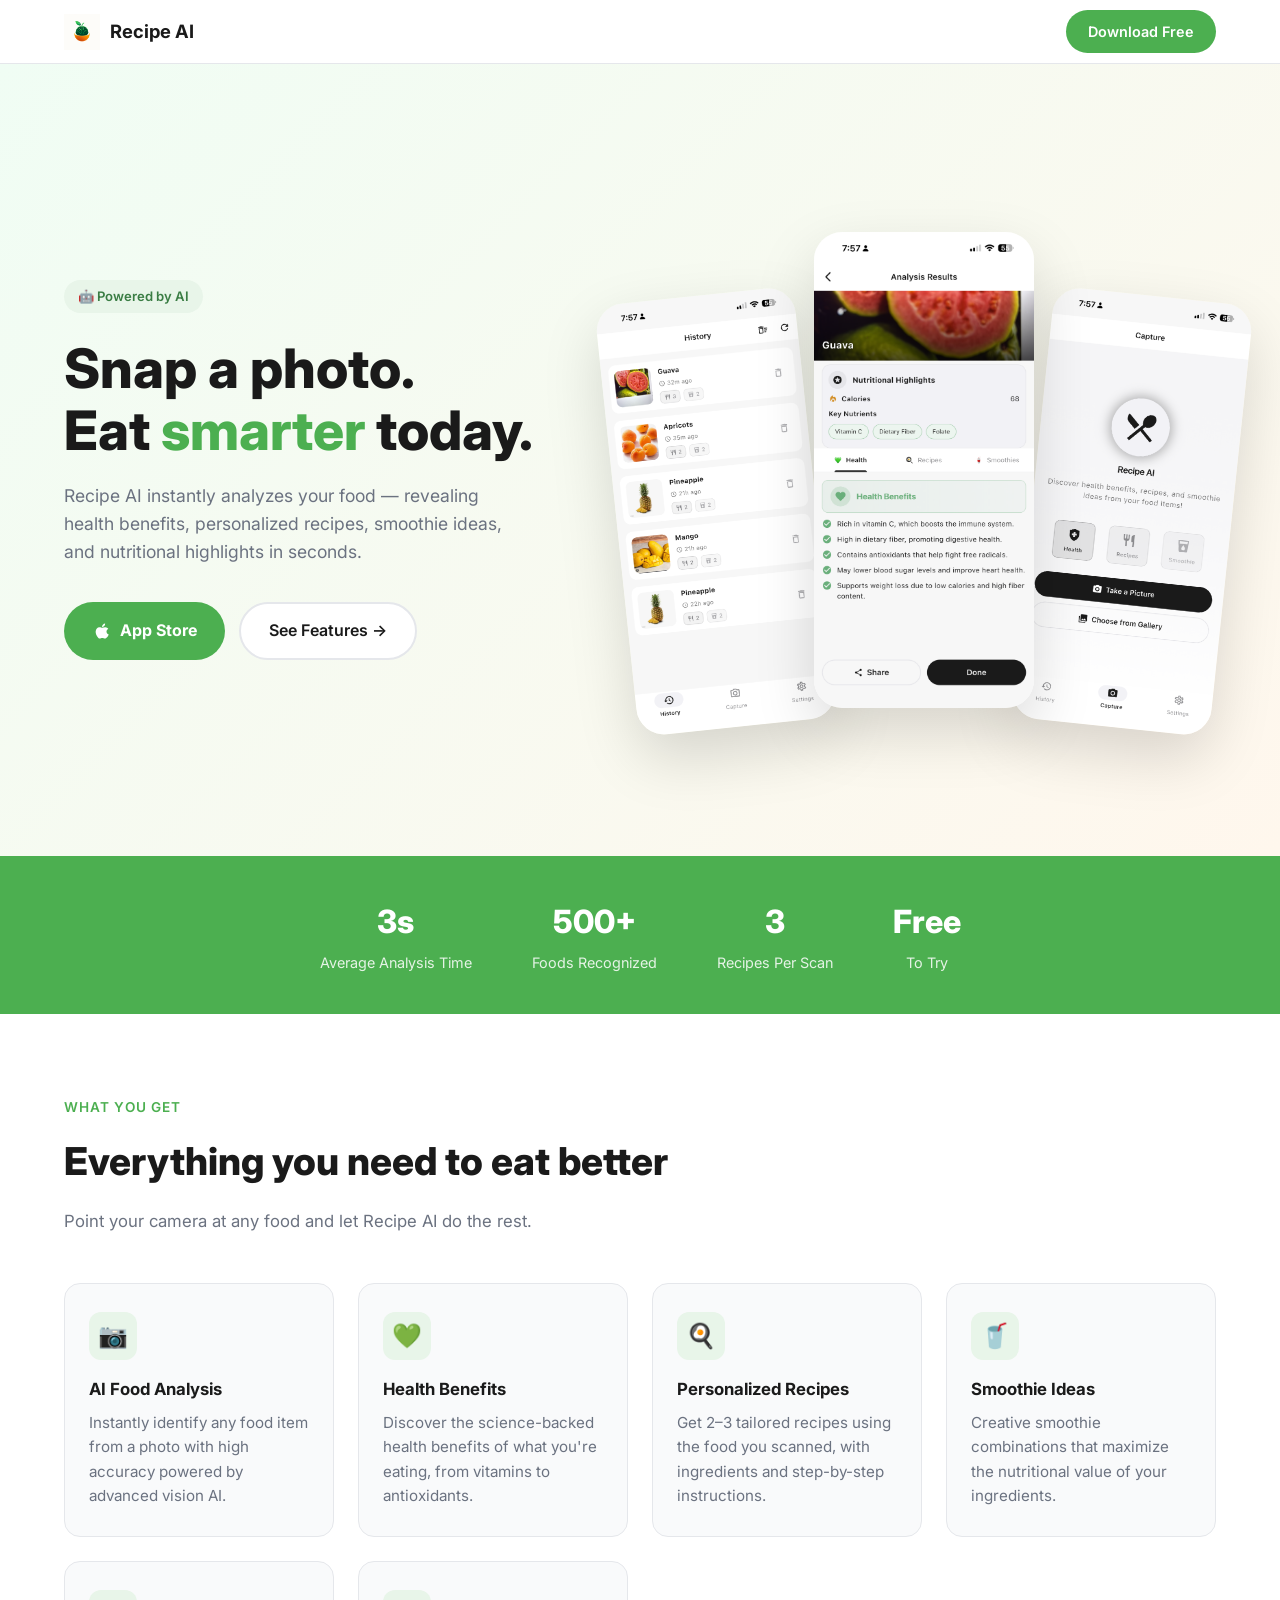
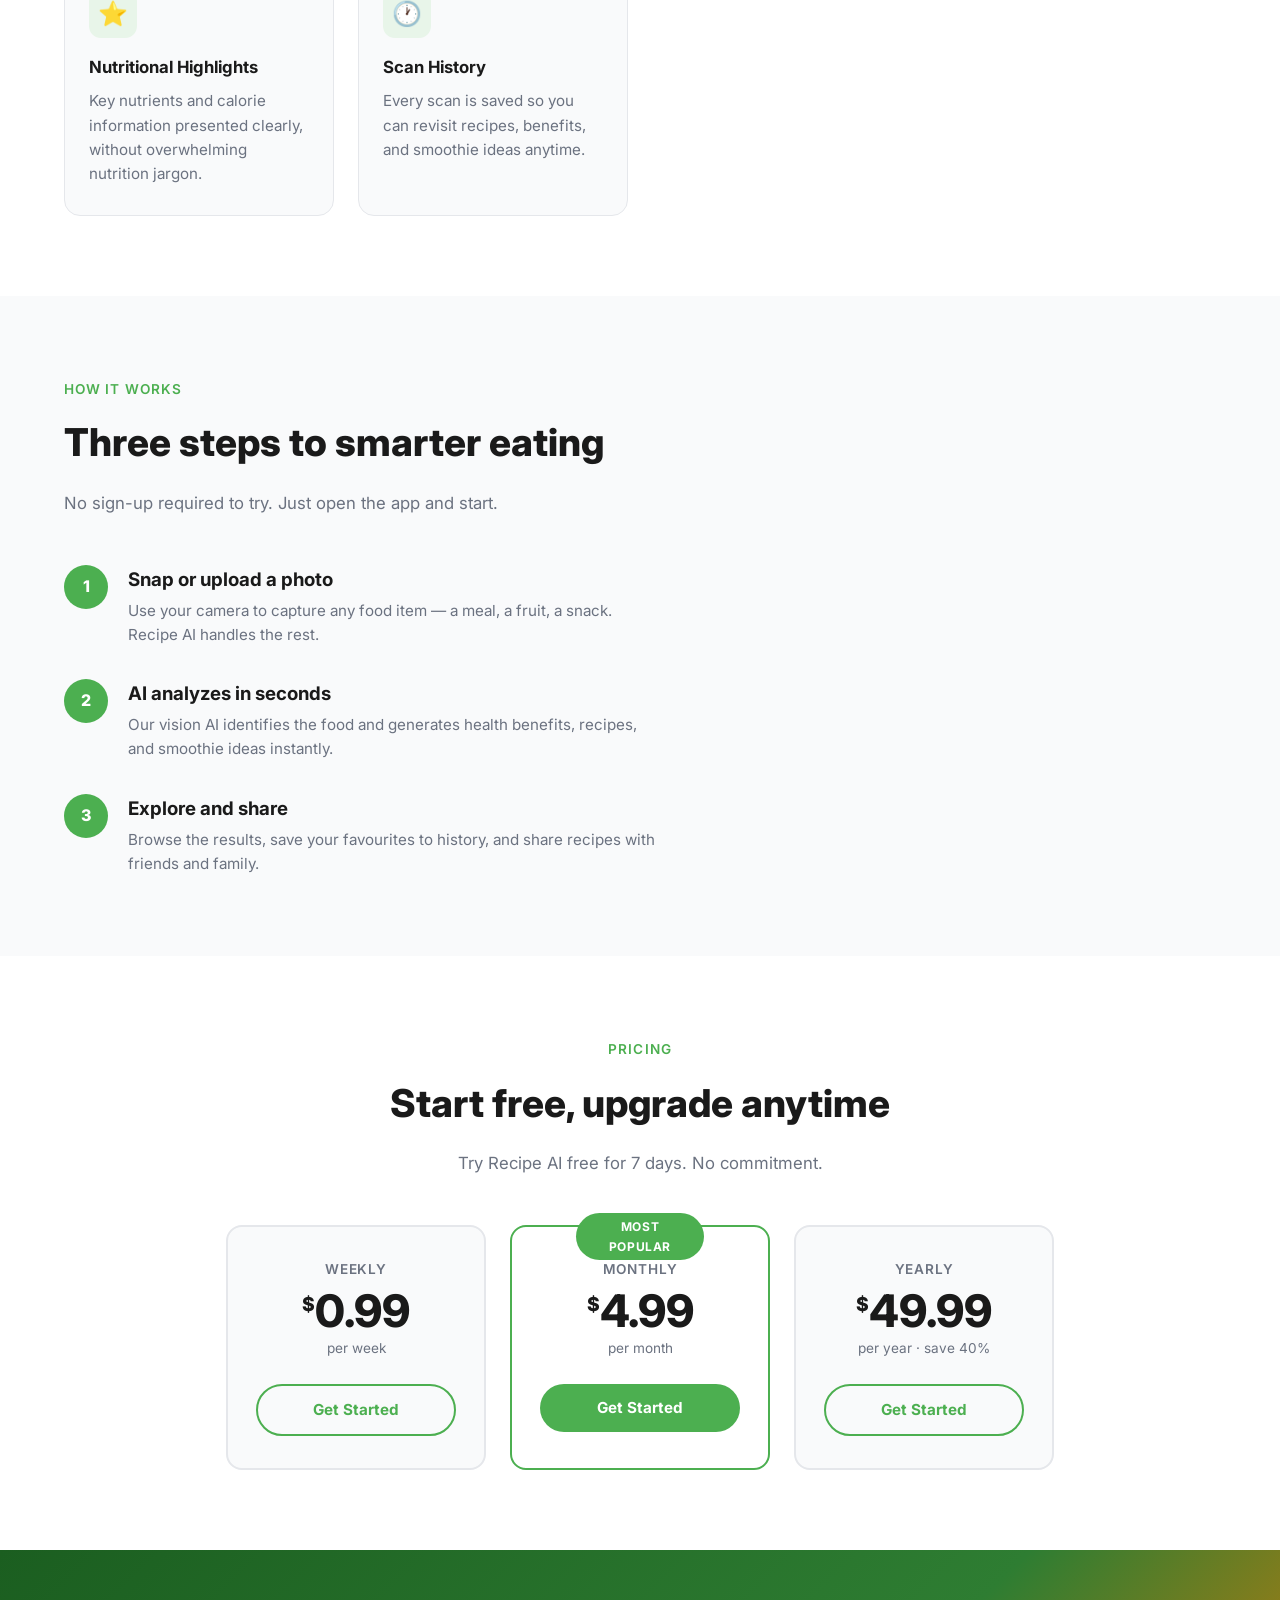
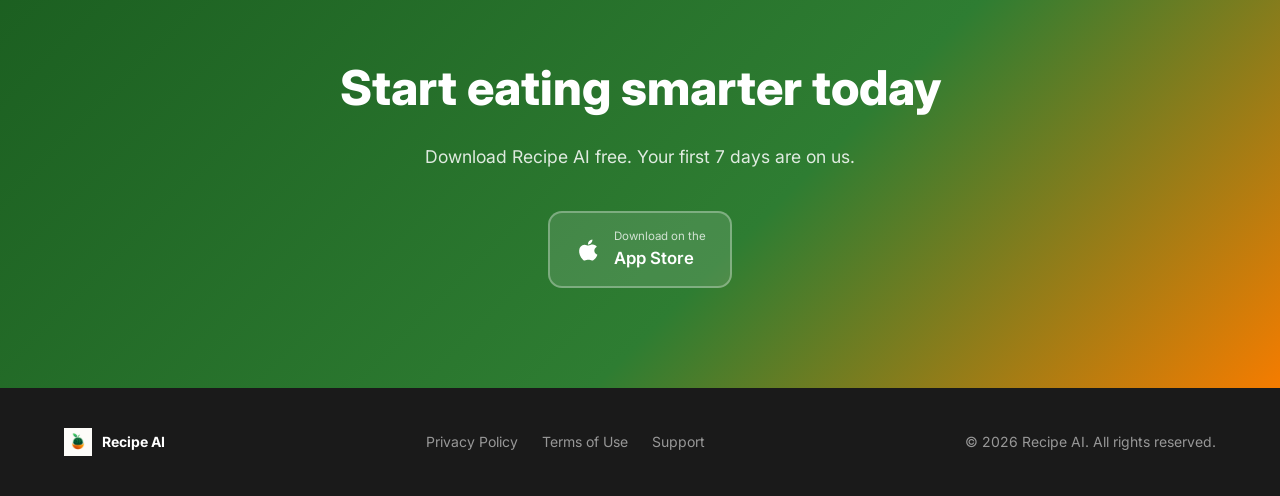
<file: index.html>
<!DOCTYPE html>
<html lang="en">
<head>
  <meta charset="UTF-8" />
  <meta name="viewport" content="width=device-width, initial-scale=1.0" />
  <title>Recipe AI – Snap, Analyze, Eat Better</title>
  <meta name="description" content="Recipe AI uses artificial intelligence to analyze your food, reveal health benefits, suggest recipes, and create personalized smoothie ideas — instantly." />

  <!-- Fonts -->
  <link rel="preconnect" href="https://fonts.googleapis.com" />
  <link rel="preconnect" href="https://fonts.gstatic.com" crossorigin />
  <link href="https://fonts.googleapis.com/css2?family=Inter:wght@400;500;600;700;800&display=swap" rel="stylesheet" />
  <link rel="stylesheet" href="styles.css" />
</head>
<body>

  <!-- NAV -->
  <nav>
    <div class="nav-logo">
      <img src="assets/logo.png" alt="Recipe AI logo" />
      Recipe AI
    </div>
    <a href="#download" class="nav-cta">Download Free</a>
  </nav>

  <!-- HERO -->
  <section class="hero">
    <div class="hero-text">
      <div class="hero-badge">🤖 Powered by AI</div>
      <h1>Snap a photo.<br>Eat <span>smarter</span> today.</h1>
      <p>Recipe AI instantly analyzes your food — revealing health benefits, personalized recipes, smoothie ideas, and nutritional highlights in seconds.</p>
      <div class="hero-actions">
        <a href="#download" class="btn-primary">
          <svg viewBox="0 0 24 24" width="20" fill="white"><path d="M17.05 20.28c-.98.95-2.05.8-3.08.35-1.09-.46-2.09-.48-3.24 0-1.44.62-2.2.44-3.06-.35C2.79 15.25 3.51 7.7 9.05 7.42c1.42.07 2.41.74 3.24.8 1.23-.24 2.41-.93 3.72-.84 1.58.12 2.78.75 3.54 1.9-3.26 1.9-2.49 5.73.5 6.83-.62 1.62-1.43 3.22-3 4.17zM12.03 7.25c-.15-2.23 1.66-4.07 3.74-4.25.29 2.58-2.34 4.5-3.74 4.25z"/></svg>
          App Store
        </a>
        <a href="#features" class="btn-secondary">See Features →</a>
      </div>
    </div>
    <div class="hero-phones">
      <img src="assets/screen1.png" alt="Recipe AI screenshot 1" />
      <img src="assets/screen2.png" alt="Recipe AI screenshot 2" />
      <img src="assets/screen3.png" alt="Recipe AI screenshot 3" />
    </div>
  </section>

  <!-- STATS -->
  <div class="stats">
    <div class="stat">
      <div class="stat-number">3s</div>
      <div class="stat-label">Average Analysis Time</div>
    </div>
    <div class="stat">
      <div class="stat-number">500+</div>
      <div class="stat-label">Foods Recognized</div>
    </div>
    <div class="stat">
      <div class="stat-number">3</div>
      <div class="stat-label">Recipes Per Scan</div>
    </div>
    <div class="stat">
      <div class="stat-number">Free</div>
      <div class="stat-label">To Try</div>
    </div>
  </div>

  <!-- FEATURES -->
  <section id="features">
    <div class="section-label">What you get</div>
    <div class="section-title">Everything you need to eat better</div>
    <p class="section-sub">Point your camera at any food and let Recipe AI do the rest.</p>

    <div class="features-grid">
      <div class="feature-card">
        <div class="feature-icon">📷</div>
        <h3>AI Food Analysis</h3>
        <p>Instantly identify any food item from a photo with high accuracy powered by advanced vision AI.</p>
      </div>
      <div class="feature-card">
        <div class="feature-icon">💚</div>
        <h3>Health Benefits</h3>
        <p>Discover the science-backed health benefits of what you're eating, from vitamins to antioxidants.</p>
      </div>
      <div class="feature-card">
        <div class="feature-icon">🍳</div>
        <h3>Personalized Recipes</h3>
        <p>Get 2–3 tailored recipes using the food you scanned, with ingredients and step-by-step instructions.</p>
      </div>
      <div class="feature-card">
        <div class="feature-icon">🥤</div>
        <h3>Smoothie Ideas</h3>
        <p>Creative smoothie combinations that maximize the nutritional value of your ingredients.</p>
      </div>
      <div class="feature-card">
        <div class="feature-icon">⭐</div>
        <h3>Nutritional Highlights</h3>
        <p>Key nutrients and calorie information presented clearly, without overwhelming nutrition jargon.</p>
      </div>
      <div class="feature-card">
        <div class="feature-icon">🕐</div>
        <h3>Scan History</h3>
        <p>Every scan is saved so you can revisit recipes, benefits, and smoothie ideas anytime.</p>
      </div>
    </div>
  </section>

  <!-- HOW IT WORKS -->
  <section id="how">
    <div class="section-label">How it works</div>
    <div class="section-title">Three steps to smarter eating</div>
    <p class="section-sub">No sign-up required to try. Just open the app and start.</p>

    <div class="steps">
      <div class="step">
        <div class="step-num">1</div>
        <div>
          <h3>Snap or upload a photo</h3>
          <p>Use your camera to capture any food item — a meal, a fruit, a snack. Recipe AI handles the rest.</p>
        </div>
      </div>
      <div class="step">
        <div class="step-num">2</div>
        <div>
          <h3>AI analyzes in seconds</h3>
          <p>Our vision AI identifies the food and generates health benefits, recipes, and smoothie ideas instantly.</p>
        </div>
      </div>
      <div class="step">
        <div class="step-num">3</div>
        <div>
          <h3>Explore and share</h3>
          <p>Browse the results, save your favourites to history, and share recipes with friends and family.</p>
        </div>
      </div>
    </div>
  </section>

  <!-- PRICING -->
  <section id="pricing">
    <div style="text-align:center">
      <div class="section-label">Pricing</div>
      <div class="section-title">Start free, upgrade anytime</div>
      <p class="section-sub" style="margin:0 auto 48px">Try Recipe AI free for 7 days. No commitment.</p>
    </div>

    <div class="pricing-grid">
      <div class="price-card">
        <div class="price-period">Weekly</div>
        <div class="price-amount"><sup>$</sup>0.99</div>
        <div class="price-note">per week</div>
        <a href="#download" class="price-cta">Get Started</a>
      </div>
      <div class="price-card popular">
        <div class="popular-badge">Most Popular</div>
        <div class="price-period">Monthly</div>
        <div class="price-amount"><sup>$</sup>4.99</div>
        <div class="price-note">per month</div>
        <a href="#download" class="price-cta">Get Started</a>
      </div>
      <div class="price-card">
        <div class="price-period">Yearly</div>
        <div class="price-amount"><sup>$</sup>49.99</div>
        <div class="price-note">per year · save 40%</div>
        <a href="#download" class="price-cta">Get Started</a>
      </div>
    </div>
  </section>

  <!-- DOWNLOAD -->
  <section id="download">
    <h2>Start eating smarter today</h2>
    <p>Download Recipe AI free. Your first 7 days are on us.</p>
    <div class="store-btns">
      <a href="#" class="store-btn">
        <svg viewBox="0 0 24 24"><path d="M17.05 20.28c-.98.95-2.05.8-3.08.35-1.09-.46-2.09-.48-3.24 0-1.44.62-2.2.44-3.06-.35C2.79 15.25 3.51 7.7 9.05 7.42c1.42.07 2.41.74 3.24.8 1.23-.24 2.41-.93 3.72-.84 1.58.12 2.78.75 3.54 1.9-3.26 1.9-2.49 5.73.5 6.83-.62 1.62-1.43 3.22-3 4.17zM12.03 7.25c-.15-2.23 1.66-4.07 3.74-4.25.29 2.58-2.34 4.5-3.74 4.25z"/></svg>
        <div class="store-btn-text">
          <small>Download on the</small>
          <span>App Store</span>
        </div>
      </a>
    </div>
  </section>

  <!-- FOOTER -->
  <footer>
    <div class="footer-logo">
      <img src="assets/logo.png" alt="Recipe AI" />
      Recipe AI
    </div>
    <div class="footer-links">
      <a href="privacy-policy.html">Privacy Policy</a>
      <a href="terms-of-service.html">Terms of Use</a>
      <a href="mailto:info@bluejanuary.us">Support</a>
    </div>
    <div>© 2026 Recipe AI. All rights reserved.</div>
  </footer>

</body>
</html>
</file>
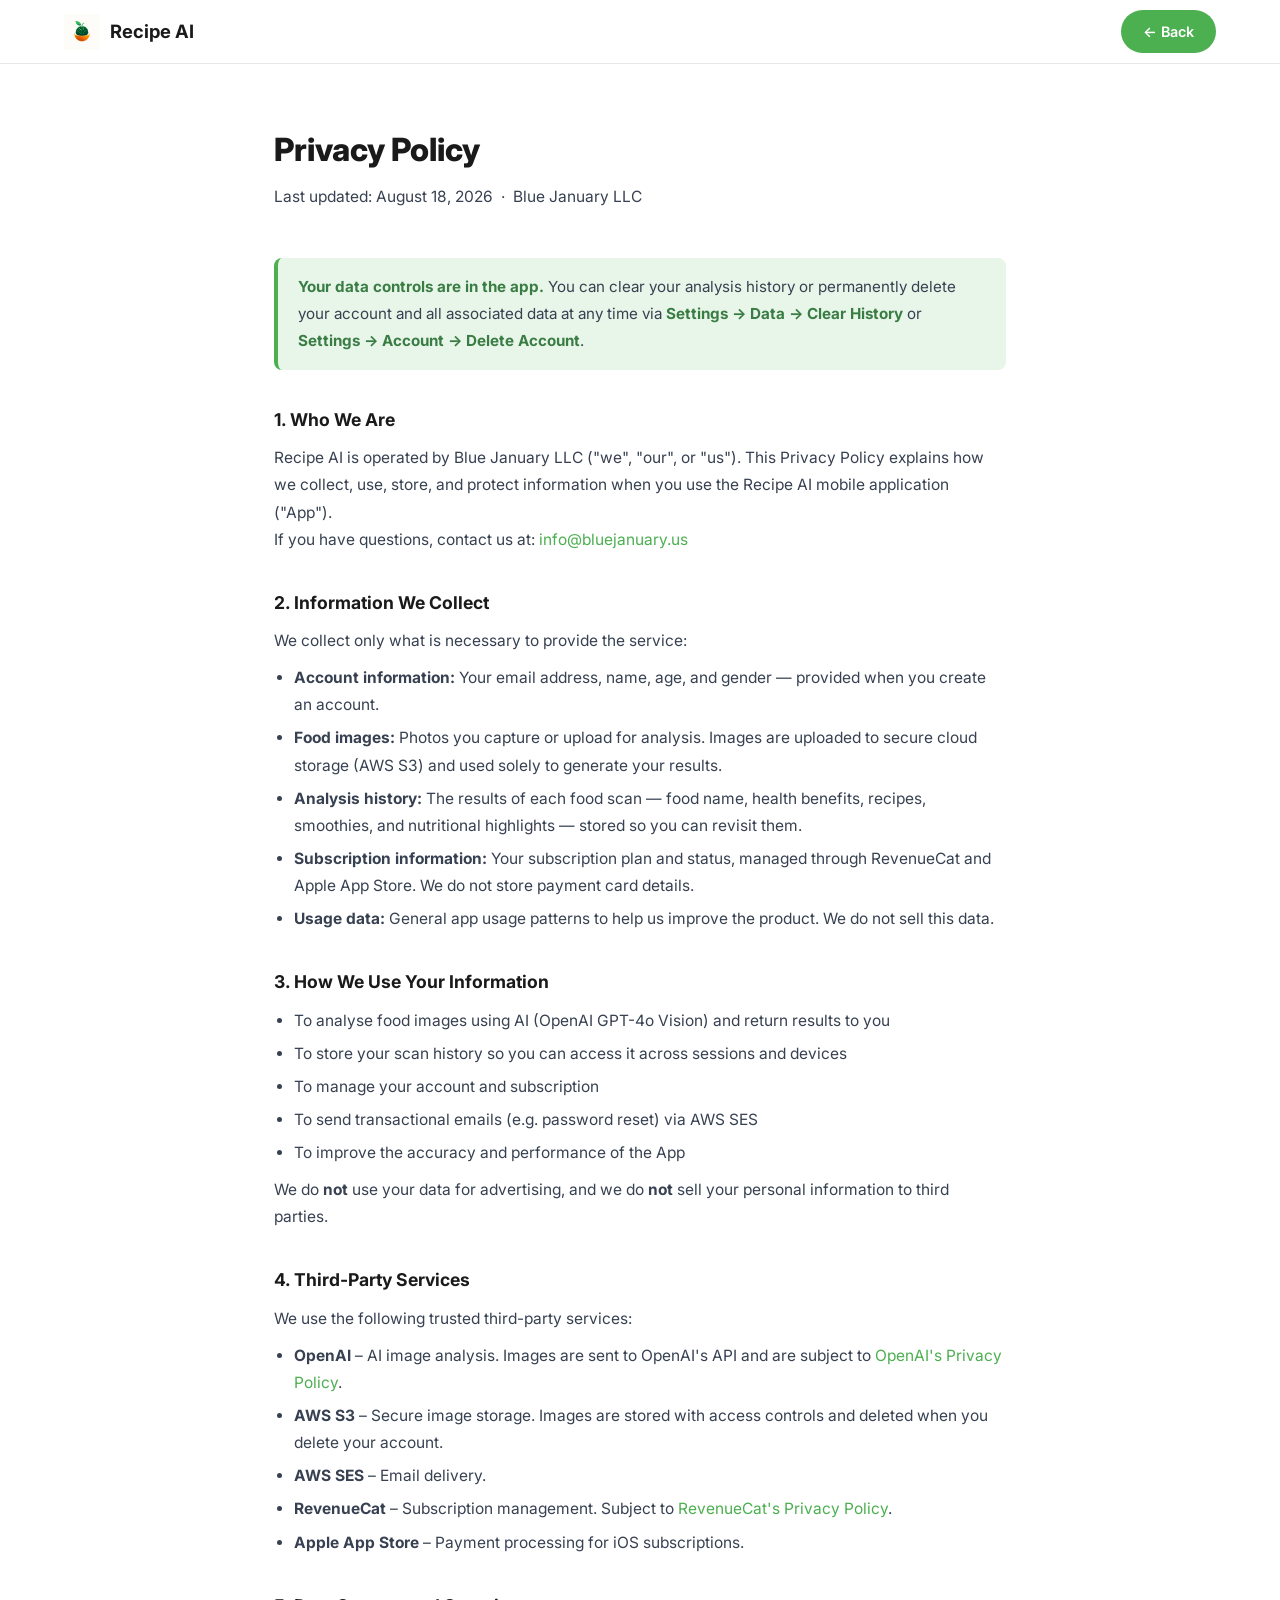
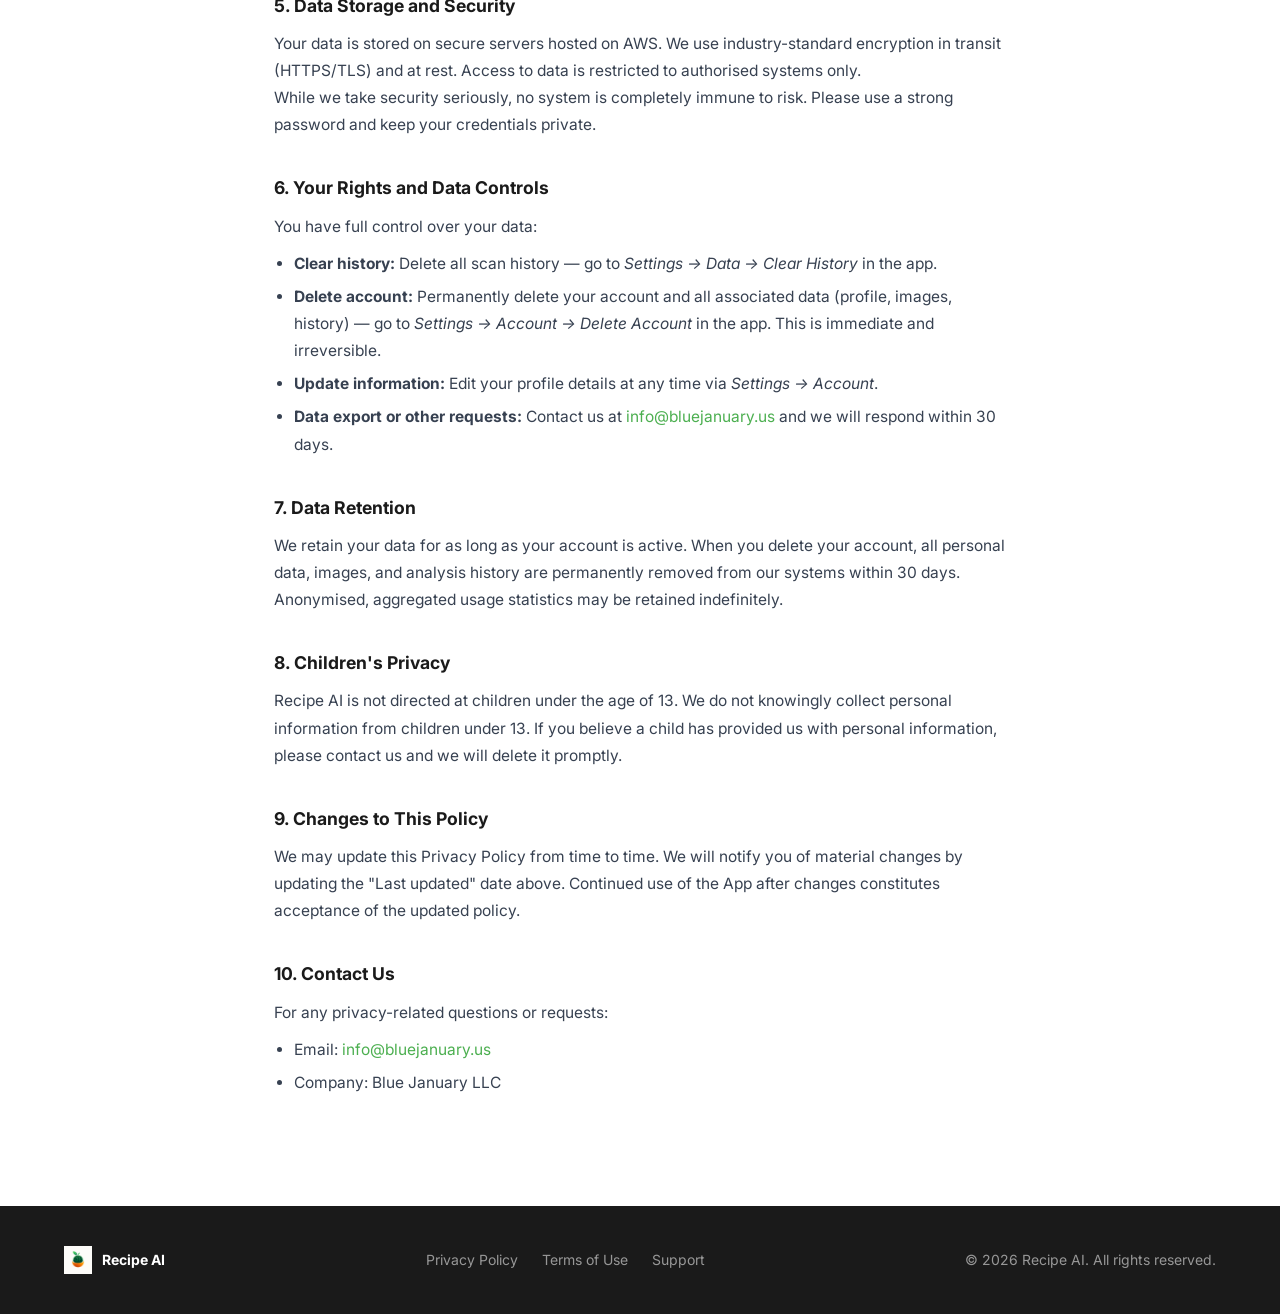
<file: privacy-policy.html>
<!DOCTYPE html>
<html lang="en">
<head>
  <meta charset="UTF-8" />
  <meta name="viewport" content="width=device-width, initial-scale=1.0" />
  <title>Privacy Policy – Recipe AI</title>
  <meta name="description" content="Recipe AI Privacy Policy – how we collect, use, and protect your data." />
  <link rel="preconnect" href="https://fonts.googleapis.com" />
  <link rel="preconnect" href="https://fonts.gstatic.com" crossorigin />
  <link href="https://fonts.googleapis.com/css2?family=Inter:wght@400;500;600;700;800&display=swap" rel="stylesheet" />
  <link rel="stylesheet" href="styles.css" />
  <style>
    .legal-wrap {
      max-width: 780px;
      margin: 0 auto;
      padding: 60px 24px 100px;
    }
    .legal-wrap h1 {
      font-size: 2rem;
      font-weight: 800;
      margin-bottom: 8px;
    }
    .legal-meta {
      color: var(--muted);
      font-size: 0.9rem;
      margin-bottom: 48px;
    }
    .legal-wrap h2 {
      font-size: 1.1rem;
      font-weight: 700;
      margin: 36px 0 10px;
      color: var(--ink);
    }
    .legal-wrap p, .legal-wrap li {
      color: #374151;
      font-size: 0.97rem;
      line-height: 1.75;
    }
    .legal-wrap ul {
      padding-left: 20px;
      margin: 10px 0;
    }
    .legal-wrap li { margin-bottom: 6px; }
    .legal-wrap a { color: var(--green-light); }
    .data-box {
      background: var(--green-pale);
      border-left: 4px solid var(--green-light);
      border-radius: 8px;
      padding: 16px 20px;
      margin: 24px 0;
    }
    .data-box p { margin: 0; font-size: 0.95rem; }
    .data-box strong { color: var(--green); }
  </style>
</head>
<body>

  <!-- NAV -->
  <nav>
    <div class="nav-logo">
      <img src="assets/logo.png" alt="Recipe AI logo" />
      Recipe AI
    </div>
    <a href="index.html" class="nav-cta">← Back</a>
  </nav>

  <div class="legal-wrap">
    <h1>Privacy Policy</h1>
    <p class="legal-meta">Last updated: August 18, 2026 &nbsp;·&nbsp; Blue January LLC</p>

    <div class="data-box">
      <p><strong>Your data controls are in the app.</strong> You can clear your analysis history or permanently delete your account and all associated data at any time via <strong>Settings → Data → Clear History</strong> or <strong>Settings → Account → Delete Account</strong>.</p>
    </div>

    <h2>1. Who We Are</h2>
    <p>Recipe AI is operated by Blue January LLC ("we", "our", or "us"). This Privacy Policy explains how we collect, use, store, and protect information when you use the Recipe AI mobile application ("App").</p>
    <p>If you have questions, contact us at: <a href="mailto:info@bluejanuary.us">info@bluejanuary.us</a></p>

    <h2>2. Information We Collect</h2>
    <p>We collect only what is necessary to provide the service:</p>
    <ul>
      <li><strong>Account information:</strong> Your email address, name, age, and gender — provided when you create an account.</li>
      <li><strong>Food images:</strong> Photos you capture or upload for analysis. Images are uploaded to secure cloud storage (AWS S3) and used solely to generate your results.</li>
      <li><strong>Analysis history:</strong> The results of each food scan — food name, health benefits, recipes, smoothies, and nutritional highlights — stored so you can revisit them.</li>
      <li><strong>Subscription information:</strong> Your subscription plan and status, managed through RevenueCat and Apple App Store. We do not store payment card details.</li>
      <li><strong>Usage data:</strong> General app usage patterns to help us improve the product. We do not sell this data.</li>
    </ul>

    <h2>3. How We Use Your Information</h2>
    <ul>
      <li>To analyse food images using AI (OpenAI GPT-4o Vision) and return results to you</li>
      <li>To store your scan history so you can access it across sessions and devices</li>
      <li>To manage your account and subscription</li>
      <li>To send transactional emails (e.g. password reset) via AWS SES</li>
      <li>To improve the accuracy and performance of the App</li>
    </ul>
    <p>We do <strong>not</strong> use your data for advertising, and we do <strong>not</strong> sell your personal information to third parties.</p>

    <h2>4. Third-Party Services</h2>
    <p>We use the following trusted third-party services:</p>
    <ul>
      <li><strong>OpenAI</strong> – AI image analysis. Images are sent to OpenAI's API and are subject to <a href="https://openai.com/policies/privacy-policy" target="_blank" rel="noopener">OpenAI's Privacy Policy</a>.</li>
      <li><strong>AWS S3</strong> – Secure image storage. Images are stored with access controls and deleted when you delete your account.</li>
      <li><strong>AWS SES</strong> – Email delivery.</li>
      <li><strong>RevenueCat</strong> – Subscription management. Subject to <a href="https://www.revenuecat.com/privacy" target="_blank" rel="noopener">RevenueCat's Privacy Policy</a>.</li>
      <li><strong>Apple App Store</strong> – Payment processing for iOS subscriptions.</li>
    </ul>

    <h2>5. Data Storage and Security</h2>
    <p>Your data is stored on secure servers hosted on AWS. We use industry-standard encryption in transit (HTTPS/TLS) and at rest. Access to data is restricted to authorised systems only.</p>
    <p>While we take security seriously, no system is completely immune to risk. Please use a strong password and keep your credentials private.</p>

    <h2>6. Your Rights and Data Controls</h2>
    <p>You have full control over your data:</p>
    <ul>
      <li><strong>Clear history:</strong> Delete all scan history — go to <em>Settings → Data → Clear History</em> in the app.</li>
      <li><strong>Delete account:</strong> Permanently delete your account and all associated data (profile, images, history) — go to <em>Settings → Account → Delete Account</em> in the app. This is immediate and irreversible.</li>
      <li><strong>Update information:</strong> Edit your profile details at any time via <em>Settings → Account</em>.</li>
      <li><strong>Data export or other requests:</strong> Contact us at <a href="mailto:info@bluejanuary.us">info@bluejanuary.us</a> and we will respond within 30 days.</li>
    </ul>

    <h2>7. Data Retention</h2>
    <p>We retain your data for as long as your account is active. When you delete your account, all personal data, images, and analysis history are permanently removed from our systems within 30 days. Anonymised, aggregated usage statistics may be retained indefinitely.</p>

    <h2>8. Children's Privacy</h2>
    <p>Recipe AI is not directed at children under the age of 13. We do not knowingly collect personal information from children under 13. If you believe a child has provided us with personal information, please contact us and we will delete it promptly.</p>

    <h2>9. Changes to This Policy</h2>
    <p>We may update this Privacy Policy from time to time. We will notify you of material changes by updating the "Last updated" date above. Continued use of the App after changes constitutes acceptance of the updated policy.</p>

    <h2>10. Contact Us</h2>
    <p>For any privacy-related questions or requests:</p>
    <ul>
      <li>Email: <a href="mailto:info@bluejanuary.us">info@bluejanuary.us</a></li>
      <li>Company: Blue January LLC</li>
    </ul>
  </div>

  <!-- FOOTER -->
  <footer>
    <div class="footer-logo">
      <img src="assets/logo.png" alt="Recipe AI" />
      Recipe AI
    </div>
    <div class="footer-links">
      <a href="privacy-policy.html">Privacy Policy</a>
      <a href="terms-of-service.html">Terms of Use</a>
      <a href="mailto:info@bluejanuary.us">Support</a>
    </div>
    <div>© 2026 Recipe AI. All rights reserved.</div>
  </footer>

</body>
</html>
</file>
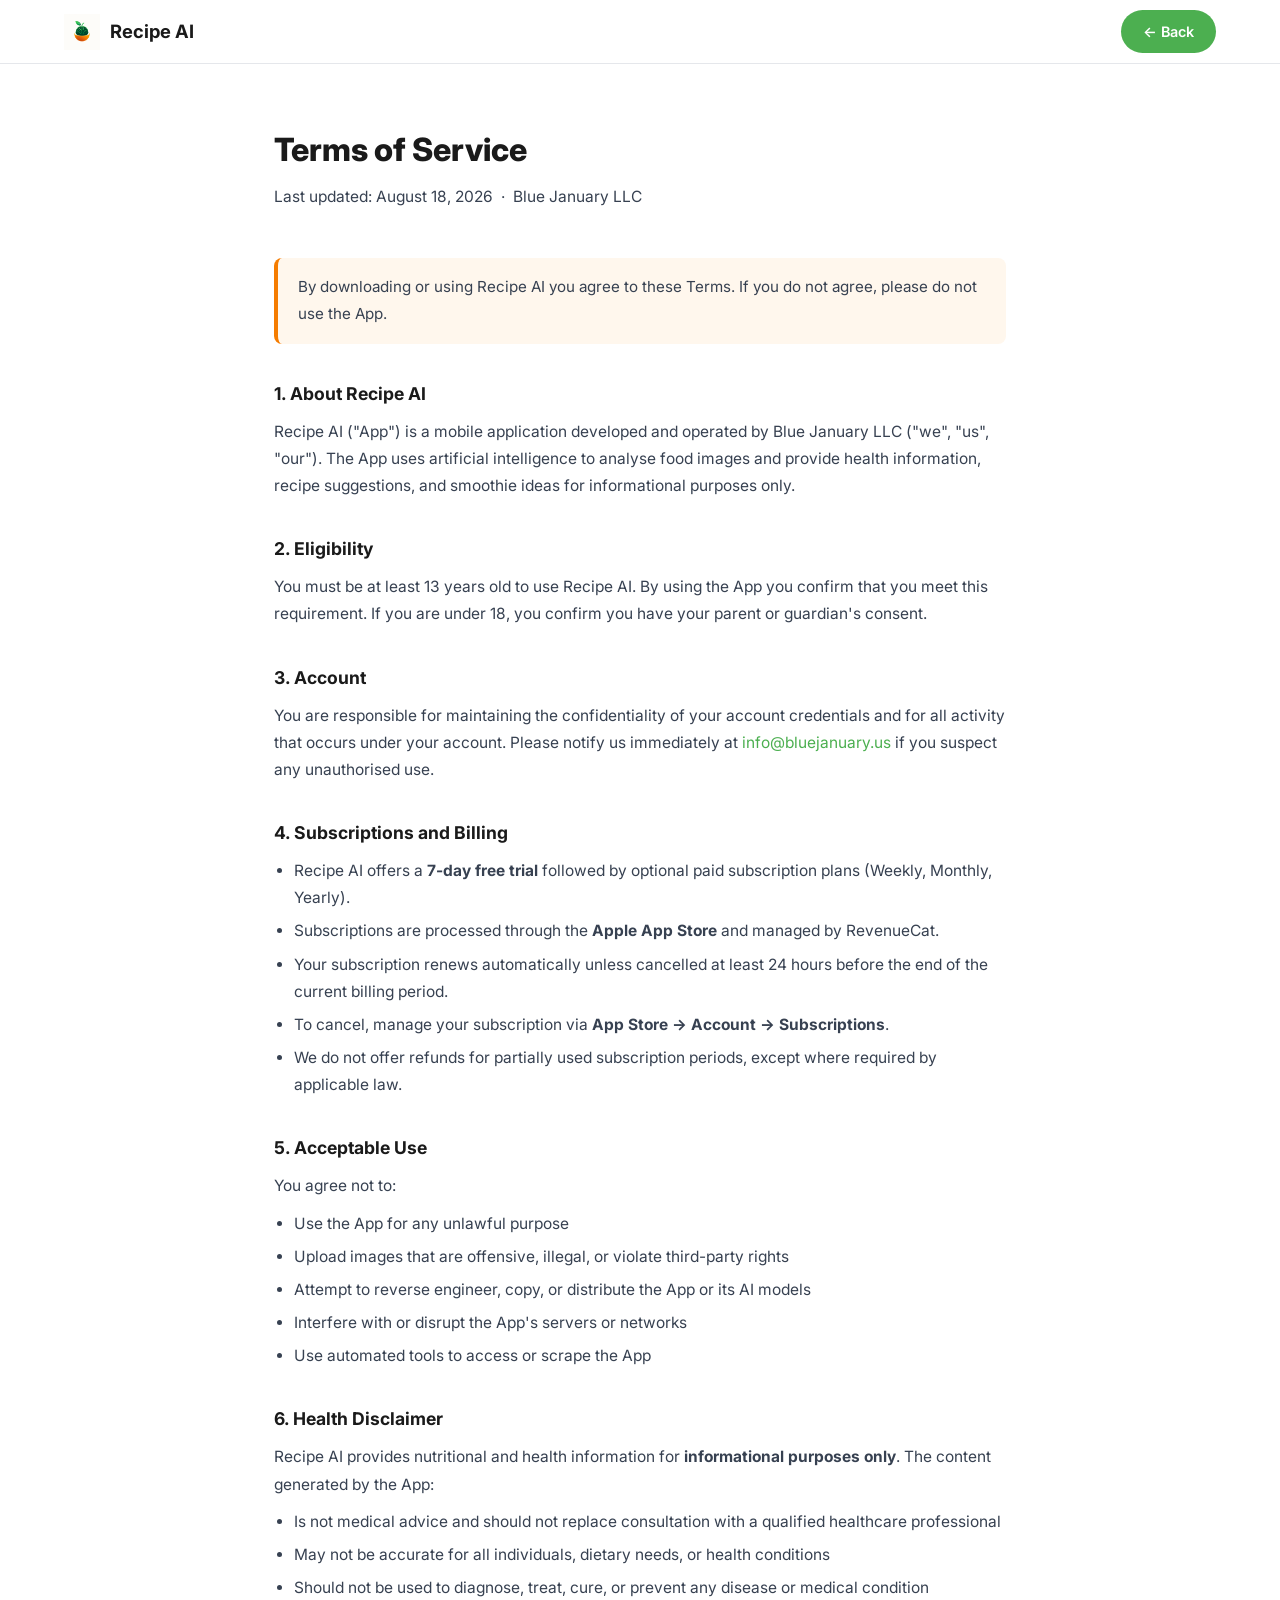
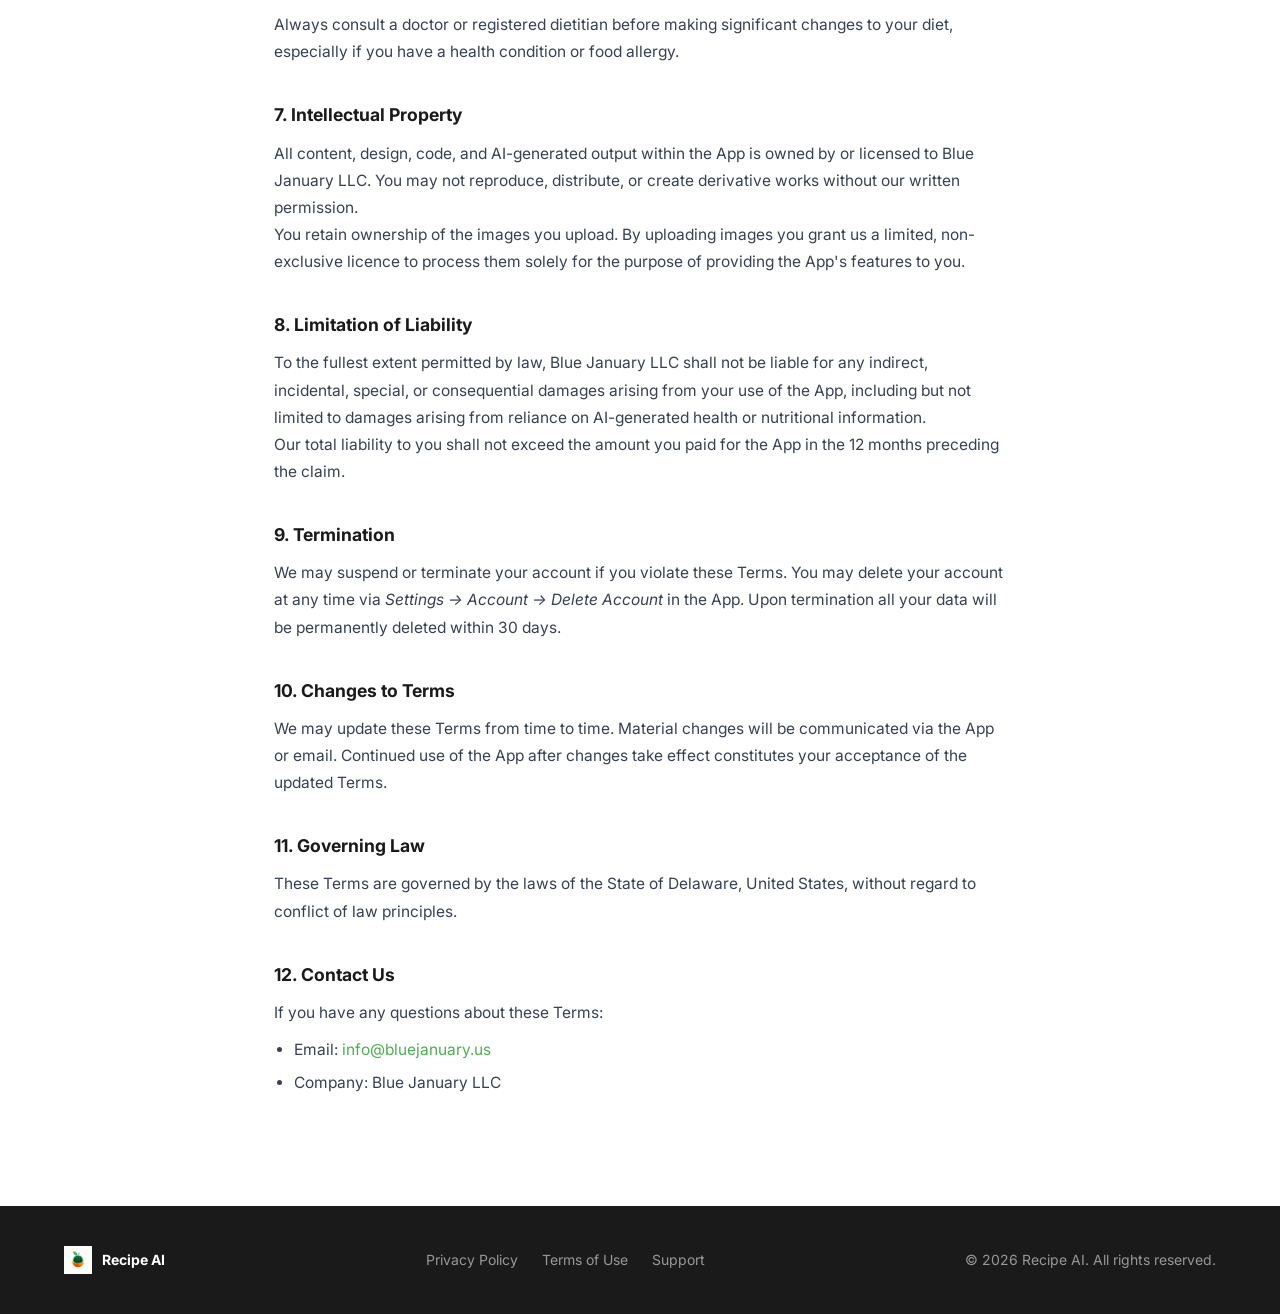
<file: terms-of-service.html>
<!DOCTYPE html>
<html lang="en">
<head>
  <meta charset="UTF-8" />
  <meta name="viewport" content="width=device-width, initial-scale=1.0" />
  <title>Terms of Service – Recipe AI</title>
  <meta name="description" content="Recipe AI Terms of Service – the rules and conditions for using the app." />
  <link rel="preconnect" href="https://fonts.googleapis.com" />
  <link rel="preconnect" href="https://fonts.gstatic.com" crossorigin />
  <link href="https://fonts.googleapis.com/css2?family=Inter:wght@400;500;600;700;800&display=swap" rel="stylesheet" />
  <link rel="stylesheet" href="styles.css" />
  <style>
    .legal-wrap {
      max-width: 780px;
      margin: 0 auto;
      padding: 60px 24px 100px;
    }
    .legal-wrap h1 {
      font-size: 2rem;
      font-weight: 800;
      margin-bottom: 8px;
    }
    .legal-meta {
      color: var(--muted);
      font-size: 0.9rem;
      margin-bottom: 48px;
    }
    .legal-wrap h2 {
      font-size: 1.1rem;
      font-weight: 700;
      margin: 36px 0 10px;
      color: var(--ink);
    }
    .legal-wrap p, .legal-wrap li {
      color: #374151;
      font-size: 0.97rem;
      line-height: 1.75;
    }
    .legal-wrap ul {
      padding-left: 20px;
      margin: 10px 0;
    }
    .legal-wrap li { margin-bottom: 6px; }
    .legal-wrap a { color: var(--green-light); }
    .notice-box {
      background: #fff7ed;
      border-left: 4px solid var(--orange);
      border-radius: 8px;
      padding: 16px 20px;
      margin: 24px 0;
    }
    .notice-box p { margin: 0; font-size: 0.95rem; }
  </style>
</head>
<body>

  <!-- NAV -->
  <nav>
    <div class="nav-logo">
      <img src="assets/logo.png" alt="Recipe AI logo" />
      Recipe AI
    </div>
    <a href="index.html" class="nav-cta">← Back</a>
  </nav>

  <div class="legal-wrap">
    <h1>Terms of Service</h1>
    <p class="legal-meta">Last updated: August 18, 2026 &nbsp;·&nbsp; Blue January LLC</p>

    <div class="notice-box">
      <p>By downloading or using Recipe AI you agree to these Terms. If you do not agree, please do not use the App.</p>
    </div>

    <h2>1. About Recipe AI</h2>
    <p>Recipe AI ("App") is a mobile application developed and operated by Blue January LLC ("we", "us", "our"). The App uses artificial intelligence to analyse food images and provide health information, recipe suggestions, and smoothie ideas for informational purposes only.</p>

    <h2>2. Eligibility</h2>
    <p>You must be at least 13 years old to use Recipe AI. By using the App you confirm that you meet this requirement. If you are under 18, you confirm you have your parent or guardian's consent.</p>

    <h2>3. Account</h2>
    <p>You are responsible for maintaining the confidentiality of your account credentials and for all activity that occurs under your account. Please notify us immediately at <a href="mailto:info@bluejanuary.us">info@bluejanuary.us</a> if you suspect any unauthorised use.</p>

    <h2>4. Subscriptions and Billing</h2>
    <ul>
      <li>Recipe AI offers a <strong>7-day free trial</strong> followed by optional paid subscription plans (Weekly, Monthly, Yearly).</li>
      <li>Subscriptions are processed through the <strong>Apple App Store</strong> and managed by RevenueCat.</li>
      <li>Your subscription renews automatically unless cancelled at least 24 hours before the end of the current billing period.</li>
      <li>To cancel, manage your subscription via <strong>App Store → Account → Subscriptions</strong>.</li>
      <li>We do not offer refunds for partially used subscription periods, except where required by applicable law.</li>
    </ul>

    <h2>5. Acceptable Use</h2>
    <p>You agree not to:</p>
    <ul>
      <li>Use the App for any unlawful purpose</li>
      <li>Upload images that are offensive, illegal, or violate third-party rights</li>
      <li>Attempt to reverse engineer, copy, or distribute the App or its AI models</li>
      <li>Interfere with or disrupt the App's servers or networks</li>
      <li>Use automated tools to access or scrape the App</li>
    </ul>

    <h2>6. Health Disclaimer</h2>
    <p>Recipe AI provides nutritional and health information for <strong>informational purposes only</strong>. The content generated by the App:</p>
    <ul>
      <li>Is not medical advice and should not replace consultation with a qualified healthcare professional</li>
      <li>May not be accurate for all individuals, dietary needs, or health conditions</li>
      <li>Should not be used to diagnose, treat, cure, or prevent any disease or medical condition</li>
    </ul>
    <p>Always consult a doctor or registered dietitian before making significant changes to your diet, especially if you have a health condition or food allergy.</p>

    <h2>7. Intellectual Property</h2>
    <p>All content, design, code, and AI-generated output within the App is owned by or licensed to Blue January LLC. You may not reproduce, distribute, or create derivative works without our written permission.</p>
    <p>You retain ownership of the images you upload. By uploading images you grant us a limited, non-exclusive licence to process them solely for the purpose of providing the App's features to you.</p>

    <h2>8. Limitation of Liability</h2>
    <p>To the fullest extent permitted by law, Blue January LLC shall not be liable for any indirect, incidental, special, or consequential damages arising from your use of the App, including but not limited to damages arising from reliance on AI-generated health or nutritional information.</p>
    <p>Our total liability to you shall not exceed the amount you paid for the App in the 12 months preceding the claim.</p>

    <h2>9. Termination</h2>
    <p>We may suspend or terminate your account if you violate these Terms. You may delete your account at any time via <em>Settings → Account → Delete Account</em> in the App. Upon termination all your data will be permanently deleted within 30 days.</p>

    <h2>10. Changes to Terms</h2>
    <p>We may update these Terms from time to time. Material changes will be communicated via the App or email. Continued use of the App after changes take effect constitutes your acceptance of the updated Terms.</p>

    <h2>11. Governing Law</h2>
    <p>These Terms are governed by the laws of the State of Delaware, United States, without regard to conflict of law principles.</p>

    <h2>12. Contact Us</h2>
    <p>If you have any questions about these Terms:</p>
    <ul>
      <li>Email: <a href="mailto:info@bluejanuary.us">info@bluejanuary.us</a></li>
      <li>Company: Blue January LLC</li>
    </ul>
  </div>

  <!-- FOOTER -->
  <footer>
    <div class="footer-logo">
      <img src="assets/logo.png" alt="Recipe AI" />
      Recipe AI
    </div>
    <div class="footer-links">
      <a href="privacy-policy.html">Privacy Policy</a>
      <a href="terms-of-service.html">Terms of Use</a>
      <a href="mailto:info@bluejanuary.us">Support</a>
    </div>
    <div>© 2026 Recipe AI. All rights reserved.</div>
  </footer>

</body>
</html>
</file>
<file: styles.css>
*, *::before, *::after { box-sizing: border-box; margin: 0; padding: 0; }

:root {
  --green:      #3a7d44;
  --green-light:#4caf50;
  --green-pale: #e8f5e9;
  --orange:     #f57c00;
  --ink:        #1a1a1a;
  --muted:      #6b7280;
  --surface:    #f9fafb;
  --white:      #ffffff;
  --radius:     16px;
}

html { scroll-behavior: smooth; }

body {
  font-family: 'Inter', sans-serif;
  color: var(--ink);
  background: var(--white);
  line-height: 1.6;
}

a { text-decoration: none; color: inherit; }

/* ── NAV ─────────────────────────────────────────────── */
nav {
  position: sticky;
  top: 0;
  z-index: 100;
  background: rgba(255,255,255,0.92);
  backdrop-filter: blur(10px);
  border-bottom: 1px solid #e5e7eb;
  padding: 0 5%;
  display: flex;
  align-items: center;
  justify-content: space-between;
  height: 64px;
}

.nav-logo {
  display: flex;
  align-items: center;
  gap: 10px;
  font-weight: 700;
  font-size: 1.15rem;
}

.nav-logo img {
  width: 36px;
  height: 36px;
  object-fit: contain;
}

.nav-cta {
  background: var(--green-light);
  color: var(--white);
  padding: 10px 22px;
  border-radius: 100px;
  font-weight: 600;
  font-size: 0.9rem;
  transition: background 0.2s;
}

.nav-cta:hover { background: var(--green); }

/* ── HERO ────────────────────────────────────────────── */
.hero {
  min-height: 88vh;
  display: flex;
  align-items: center;
  padding: 80px 5% 60px;
  background: linear-gradient(135deg, #f0fdf4 0%, #fff7ed 100%);
  gap: 60px;
}

.hero-text { flex: 1; max-width: 560px; }

.hero-badge {
  display: inline-flex;
  align-items: center;
  gap: 6px;
  background: var(--green-pale);
  color: var(--green);
  padding: 6px 14px;
  border-radius: 100px;
  font-size: 0.82rem;
  font-weight: 600;
  margin-bottom: 24px;
}

.hero h1 {
  font-size: clamp(2.2rem, 5vw, 3.4rem);
  font-weight: 800;
  line-height: 1.15;
  margin-bottom: 20px;
  color: var(--ink);
}

.hero h1 span { color: var(--green-light); }

.hero p {
  font-size: 1.1rem;
  color: var(--muted);
  margin-bottom: 36px;
  max-width: 460px;
}

.hero-actions { display: flex; gap: 14px; flex-wrap: wrap; }

.btn-primary {
  display: inline-flex;
  align-items: center;
  gap: 8px;
  background: var(--green-light);
  color: var(--white);
  padding: 14px 28px;
  border-radius: 100px;
  font-weight: 700;
  font-size: 1rem;
  transition: background 0.2s, transform 0.15s;
}

.btn-primary:hover { background: var(--green); transform: translateY(-1px); }

.btn-secondary {
  display: inline-flex;
  align-items: center;
  gap: 8px;
  background: var(--white);
  color: var(--ink);
  padding: 14px 28px;
  border-radius: 100px;
  font-weight: 600;
  font-size: 1rem;
  border: 2px solid #e5e7eb;
  transition: border-color 0.2s;
}

.btn-secondary:hover { border-color: var(--green-light); }

.hero-phones {
  flex: 1;
  display: flex;
  justify-content: center;
  align-items: flex-end;
  gap: -20px;
  max-width: 480px;
}

.hero-phones img {
  width: 200px;
  border-radius: 28px;
  box-shadow: 0 24px 60px rgba(0,0,0,0.15);
  transition: transform 0.3s;
}

.hero-phones img:nth-child(1) { transform: rotate(-6deg) translateY(20px); z-index: 1; }
.hero-phones img:nth-child(2) { transform: rotate(0deg); z-index: 3; width: 220px; }
.hero-phones img:nth-child(3) { transform: rotate(6deg) translateY(20px); z-index: 1; }
.hero-phones img:hover { transform: translateY(-8px) rotate(0deg) !important; z-index: 10; }

/* ── STATS ───────────────────────────────────────────── */
.stats {
  background: var(--green-light);
  color: var(--white);
  padding: 40px 5%;
  display: flex;
  justify-content: center;
  gap: 60px;
  flex-wrap: wrap;
}

.stat { text-align: center; }
.stat-number { font-size: 2rem; font-weight: 800; }
.stat-label { font-size: 0.9rem; opacity: 0.85; margin-top: 4px; }

/* ── SECTIONS ────────────────────────────────────────── */
section { padding: 80px 5%; }

.section-label {
  display: inline-block;
  color: var(--green-light);
  font-weight: 600;
  font-size: 0.85rem;
  letter-spacing: 0.08em;
  text-transform: uppercase;
  margin-bottom: 12px;
}

.section-title {
  font-size: clamp(1.6rem, 3.5vw, 2.4rem);
  font-weight: 800;
  margin-bottom: 16px;
}

.section-sub {
  color: var(--muted);
  font-size: 1.05rem;
  max-width: 520px;
  margin-bottom: 48px;
}

/* ── FEATURES ────────────────────────────────────────── */
#features { background: var(--white); }

.features-grid {
  display: grid;
  grid-template-columns: repeat(auto-fit, minmax(260px, 1fr));
  gap: 24px;
}

.feature-card {
  background: var(--surface);
  border: 1px solid #e5e7eb;
  border-radius: var(--radius);
  padding: 28px 24px;
  transition: box-shadow 0.2s, transform 0.2s;
}

.feature-card:hover {
  box-shadow: 0 8px 32px rgba(76,175,80,0.12);
  transform: translateY(-4px);
}

.feature-icon {
  width: 48px;
  height: 48px;
  background: var(--green-pale);
  border-radius: 12px;
  display: flex;
  align-items: center;
  justify-content: center;
  font-size: 1.5rem;
  margin-bottom: 16px;
}

.feature-card h3 { font-weight: 700; font-size: 1.05rem; margin-bottom: 8px; }
.feature-card p  { color: var(--muted); font-size: 0.95rem; }

/* ── HOW IT WORKS ────────────────────────────────────── */
#how { background: var(--surface); }

.steps {
  display: flex;
  flex-direction: column;
  gap: 32px;
  max-width: 600px;
}

.step {
  display: flex;
  gap: 20px;
  align-items: flex-start;
}

.step-num {
  width: 44px;
  height: 44px;
  min-width: 44px;
  background: var(--green-light);
  color: var(--white);
  border-radius: 50%;
  display: flex;
  align-items: center;
  justify-content: center;
  font-weight: 800;
  font-size: 1rem;
}

.step h3 { font-weight: 700; margin-bottom: 4px; }
.step p  { color: var(--muted); font-size: 0.95rem; }

/* ── PRICING ─────────────────────────────────────────── */
#pricing { background: var(--white); }

.pricing-grid {
  display: flex;
  gap: 24px;
  flex-wrap: wrap;
  justify-content: center;
}

.price-card {
  background: var(--surface);
  border: 2px solid #e5e7eb;
  border-radius: var(--radius);
  padding: 32px 28px;
  width: 260px;
  text-align: center;
  position: relative;
  transition: transform 0.2s, box-shadow 0.2s;
}

.price-card:hover { transform: translateY(-4px); box-shadow: 0 12px 40px rgba(0,0,0,0.08); }

.price-card.popular {
  border-color: var(--green-light);
  background: var(--white);
}

.popular-badge {
  position: absolute;
  top: -14px;
  left: 50%;
  transform: translateX(-50%);
  background: var(--green-light);
  color: var(--white);
  padding: 4px 16px;
  border-radius: 100px;
  font-size: 0.75rem;
  font-weight: 700;
  letter-spacing: 0.05em;
  text-transform: uppercase;
}

.price-period {
  font-size: 0.85rem;
  color: var(--muted);
  font-weight: 600;
  text-transform: uppercase;
  letter-spacing: 0.06em;
  margin-bottom: 8px;
}

.price-amount {
  font-size: 2.8rem;
  font-weight: 800;
  color: var(--ink);
  line-height: 1;
  margin-bottom: 4px;
}

.price-amount sup { font-size: 1.2rem; vertical-align: super; }

.price-note {
  color: var(--muted);
  font-size: 0.85rem;
  margin-bottom: 24px;
}

.price-cta {
  display: block;
  background: var(--green-light);
  color: var(--white);
  padding: 12px;
  border-radius: 100px;
  font-weight: 700;
  font-size: 0.95rem;
  transition: background 0.2s;
}

.price-cta:hover { background: var(--green); }

.price-card:not(.popular) .price-cta {
  background: transparent;
  color: var(--green-light);
  border: 2px solid var(--green-light);
}

.price-card:not(.popular) .price-cta:hover {
  background: var(--green-pale);
}

/* ── DOWNLOAD CTA ────────────────────────────────────── */
#download {
  background: linear-gradient(135deg, #1b5e20 0%, #2e7d32 60%, #f57c00 100%);
  color: var(--white);
  text-align: center;
  padding: 100px 5%;
}

#download h2 {
  font-size: clamp(1.8rem, 4vw, 3rem);
  font-weight: 800;
  margin-bottom: 16px;
}

#download p {
  font-size: 1.1rem;
  opacity: 0.85;
  margin-bottom: 40px;
}

.store-btns { display: flex; gap: 16px; justify-content: center; flex-wrap: wrap; }

.store-btn {
  display: inline-flex;
  align-items: center;
  gap: 12px;
  background: rgba(255,255,255,0.12);
  border: 2px solid rgba(255,255,255,0.3);
  color: var(--white);
  padding: 14px 24px;
  border-radius: 14px;
  font-weight: 600;
  transition: background 0.2s;
}

.store-btn:hover { background: rgba(255,255,255,0.22); }

.store-btn svg { width: 28px; height: 28px; fill: white; }

.store-btn-text { text-align: left; }
.store-btn-text small { display: block; font-size: 0.72rem; opacity: 0.75; font-weight: 400; }
.store-btn-text span { font-size: 1.05rem; }

/* ── FOOTER ──────────────────────────────────────────── */
footer {
  background: var(--ink);
  color: rgba(255,255,255,0.55);
  padding: 40px 5%;
  display: flex;
  justify-content: space-between;
  align-items: center;
  flex-wrap: wrap;
  gap: 16px;
  font-size: 0.875rem;
}

.footer-logo {
  display: flex;
  align-items: center;
  gap: 10px;
  color: var(--white);
  font-weight: 700;
}

.footer-logo img { width: 28px; height: 28px; object-fit: contain; }

.footer-links { display: flex; gap: 24px; }
.footer-links a { transition: color 0.2s; }
.footer-links a:hover { color: var(--white); }

/* ── RESPONSIVE ──────────────────────────────────────── */
@media (max-width: 768px) {
  .hero {
    flex-direction: column;
    text-align: center;
    padding: 60px 5% 40px;
  }
  .hero p { margin: 0 auto 36px; }
  .hero-actions { justify-content: center; }
  .hero-phones { width: 100%; }
  .hero-phones img { width: 140px; }
  .hero-phones img:nth-child(2) { width: 160px; }
  .stats { gap: 32px; }
  footer { flex-direction: column; text-align: center; }
  .footer-links { justify-content: center; }
}
</file>
